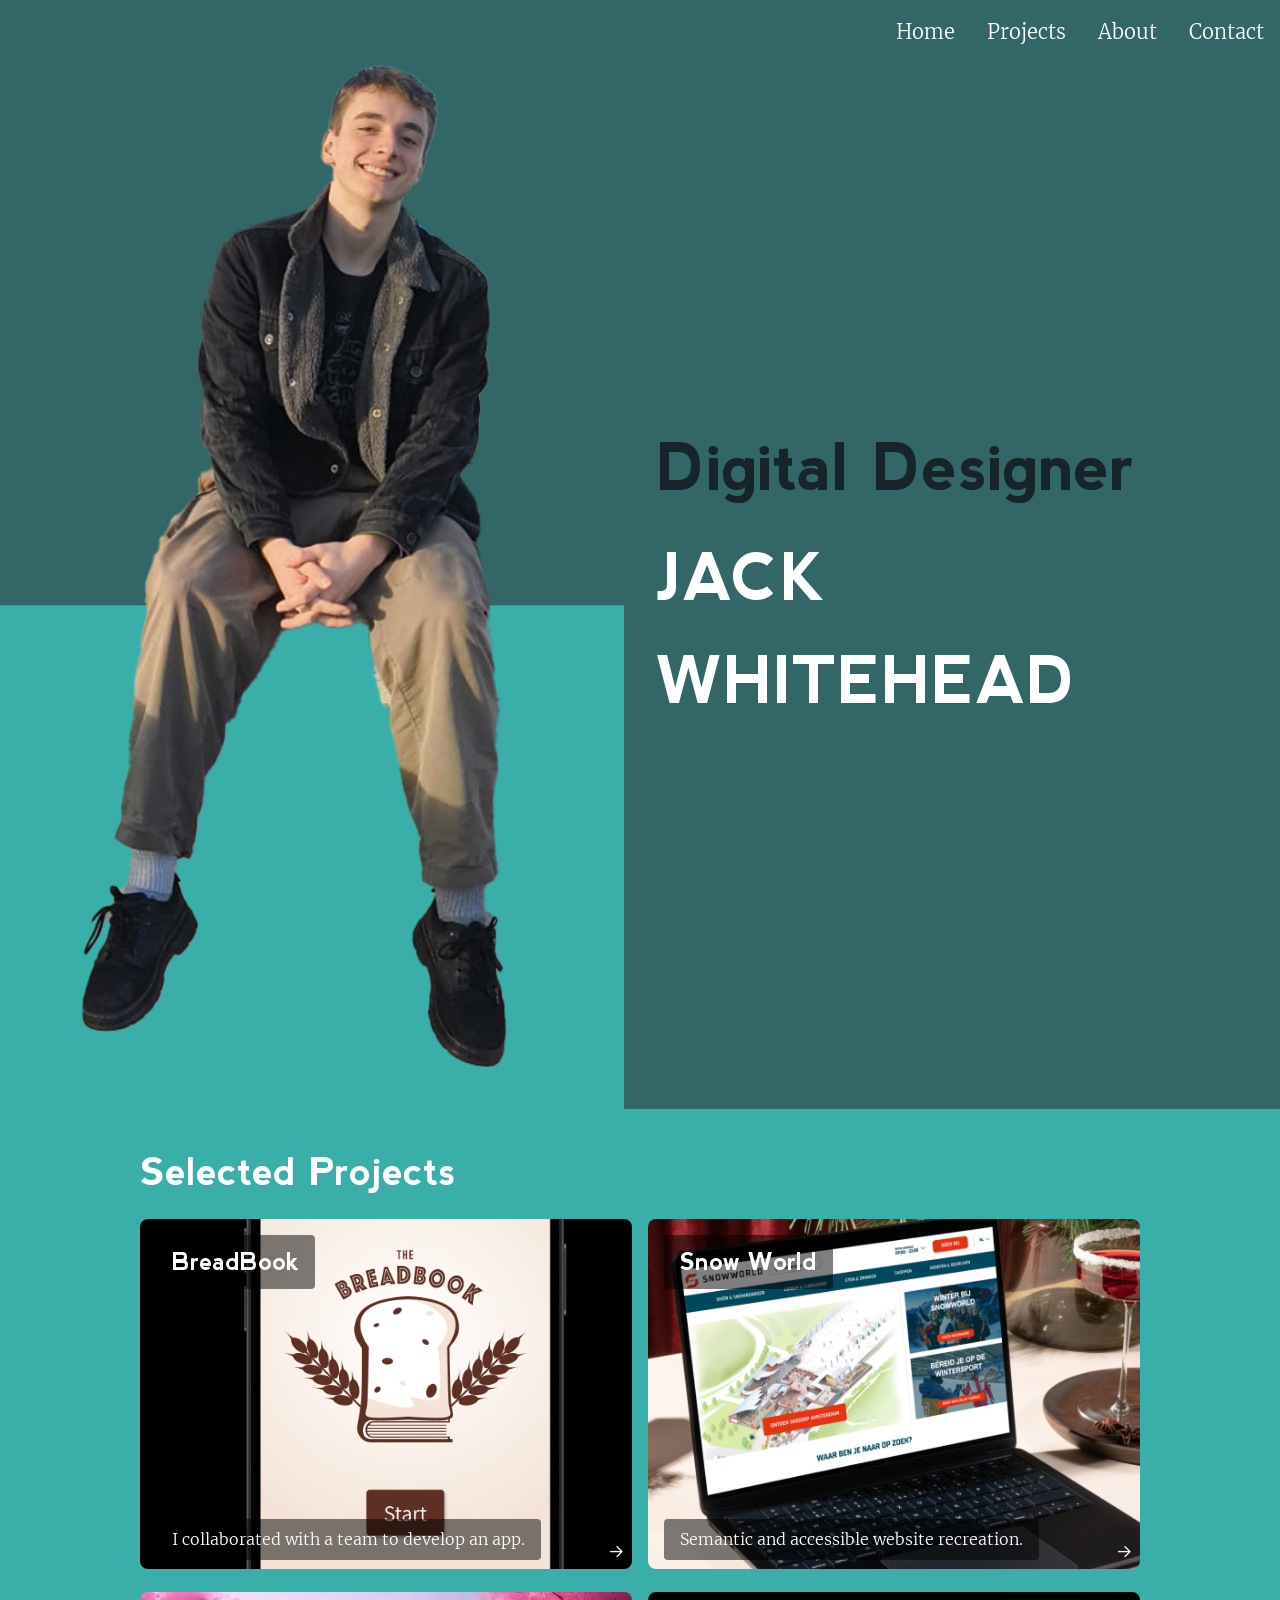
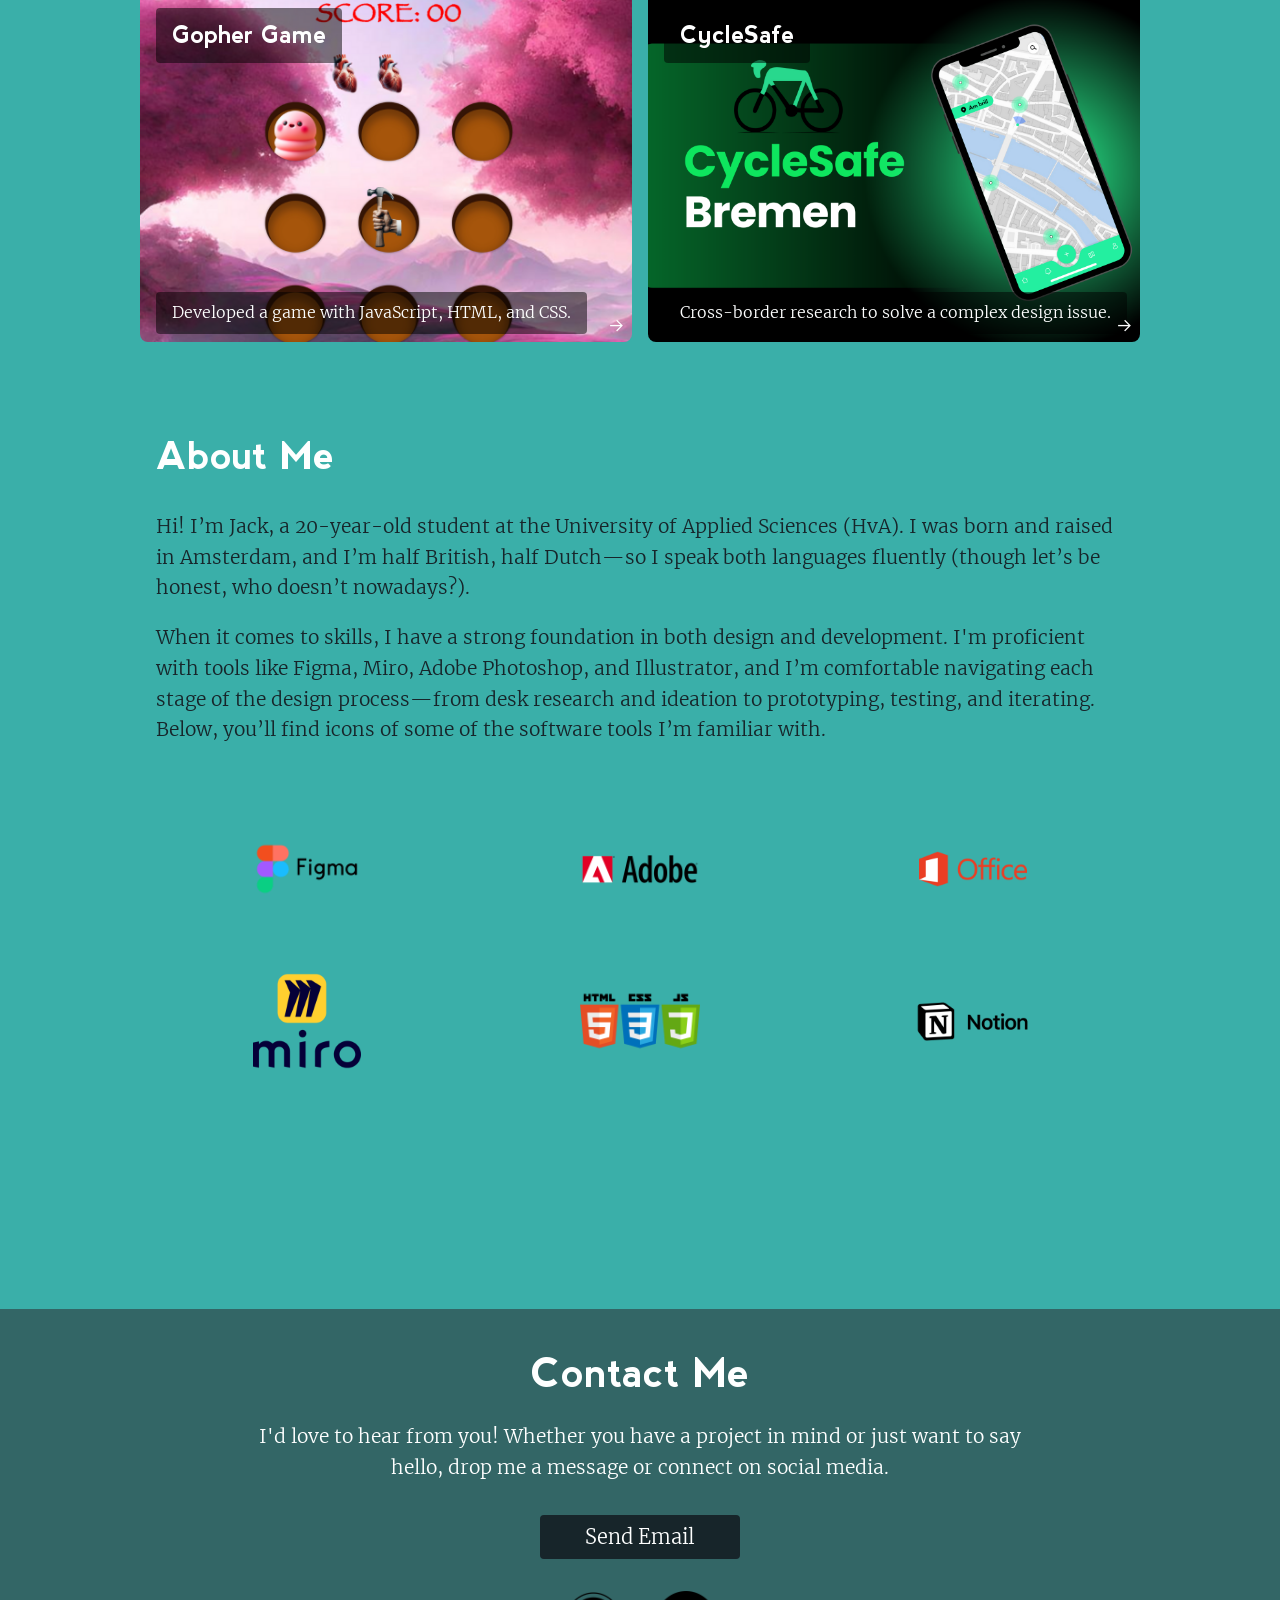
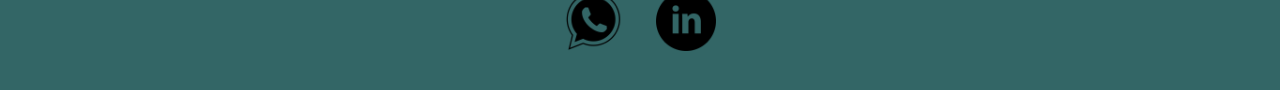
<file: index.html>
<!DOCTYPE html>
<html lang="en">
  <head>
    <meta charset="UTF-8" />
    <meta name="viewport" content="width=device-width, initial-scale=1.0" />
    <title>Jack Whitehead</title>
    <link rel="stylesheet" href="styles/styles.css" />
    <script src="scripts/script.js" defer></script>
    <!-- Favicon -->
    <link rel="icon" type="image/png" sizes="32x32" href="images/favicon/favicon-32x32.png" />
    <link rel="icon" type="image/png" sizes="16x16" href="images/favicon/favicon-16x16.png" />
  </head>
  <body>
    <!-- =======================================================
         Navigation Section
         ======================================================= -->
    <header class="header">
      <button class="menu-toggle" aria-label="Open navigation menu">
        <span class="menu-icon"></span>
      </button>
      <nav class="nav">
        <ul class="nav-list">
          <li><a href="#home" class="nav-link active">Home</a></li>
          <li><a href="#projects" class="nav-link">Projects</a></li>
          <li><a href="#about" class="nav-link">About</a></li>
          <li><a href="#contact" class="nav-link">Contact</a></li>
        </ul>
      </nav>
    </header>

    <!-- =======================================================
         Main Content Sections
         ======================================================= -->
    <main>
      <!-- ---------------------------
           Hero Section
           --------------------------- -->
      <section id="home" class="section-hero">
        <img src="images/jackground.png" alt="Design Work Example" loading="lazy" />
        <h1 class="hero-title">
          <span class="hero-title-top">Digital Designer</span>
          <span class="hero-title-bottom">Jack Whitehead</span>
        </h1>
      </section>

      <!-- ---------------------------
           Projects Carousel Section
           --------------------------- -->
      <section id="projects" class="section projects">
        <h2 class="section-title">Selected Projects</h2>
        <div class="carousel">
          <a href="breadbook.html" class="carousel-slide project-link">
            <h3 class="project-title">BreadBook</h3>
            <img src="images/breadbook.png" alt="BreadBook Project" loading="lazy" />
            <p class="project-description">
              I collaborated with a team to develop an app.
            </p>
          </a>
          <a href="snowworld.html" class="carousel-slide project-link">
            <h3 class="project-title">Snow World</h3>
            <img src="images/snowworld.png" alt="Project Two" loading="lazy" />
            <p class="project-description">
              Semantic and accessible website recreation.
            </p>
          </a>
          <a href="binkyboo.html" class="carousel-slide project-link">
            <h3 class="project-title">Gopher Game</h3>
            <img src="images/binkyboo.png" alt="Project Three" loading="lazy" />
            <p class="project-description">
              Developed a game with JavaScript, HTML, and CSS.
            </p>
          </a>
          <a href="cyclesafe.html" class="carousel-slide project-link">
            <h3 class="project-title">CycleSafe</h3>
            <img src="images/cyclesafe.png" alt="Project Four" loading="lazy" />
            <p class="project-description">
              Cross-border research to solve a complex design issue.
            </p>
          </a>
        </div>
        <div class="carousel-dots">
          <span class="dot active"></span>
          <span class="dot"></span>
          <span class="dot"></span>
          <span class="dot"></span>
        </div>
      </section>

      <!-- ---------------------------
           About Section
           --------------------------- -->
      <section id="about" class="section about">
        <div class="about-content">
          <h2 class="section-title">About Me</h2>
          <p class="about-text">
            Hi! I’m Jack, a 20-year-old student at the University of Applied Sciences (HvA). I was born and raised in Amsterdam, and I’m half British,
            half Dutch—so I speak both languages fluently (though let’s be honest, who doesn’t nowadays?).
          </p>
          <p class="about-text">
            When it comes to skills, I have a strong foundation in both design and development. I'm proficient with tools like Figma, Miro,
            Adobe Photoshop, and Illustrator, and I’m comfortable navigating each stage of the design process—from desk research and
            ideation to prototyping, testing, and iterating. Below, you’ll find icons of some of the software tools I’m familiar with.
          </p>
          <div class="software-icons">
            <img src="images/softwares/figma.png" alt="Software 1" class="icon spin-1" />
            <img src="images/softwares/adobe.png" alt="Software 2" class="icon spin-2" />
            <img src="images/softwares/microsoft.png" alt="Software 3" class="icon spin-3" />
            <img src="images/softwares/miro.png" alt="Software 4" class="icon spin-4" />
            <img src="images/softwares/coding.png" alt="Software 5" class="icon spin-5" />
            <img src="images/softwares/notion.png" alt="Software 6" class="icon spin-6" />
          </div>
        </div>
      </section>

      <!-- ---------------------------
           Contact Section
           --------------------------- -->
      <section id="contact" class="section contact">
        <h2 class="section-title">Contact Me</h2>
        <p class="contact-intro">
          I'd love to hear from you! Whether you have a project in mind or just want to say hello, drop me a message or connect on social media.
        </p>
       <a href="mailto:jack@whitehead.nl" class="contact-btn">Send Email</a>
        <div class="social-icons">
          <a href="https://wa.me/+31657252583" class="social-link whatsapp" target="_blank">
            <img src="images/whatsapp.png" alt="WhatsApp" />
          </a>
          <a href="https://www.linkedin.com/in/jack-whitehead-57075723a" class="social-link linkedin" target="_blank">
            <img src="images/linkedin.png" alt="LinkedIn" />
          </a>
        </div>
      </section>
    </main>
  </body>
</html>
</file>
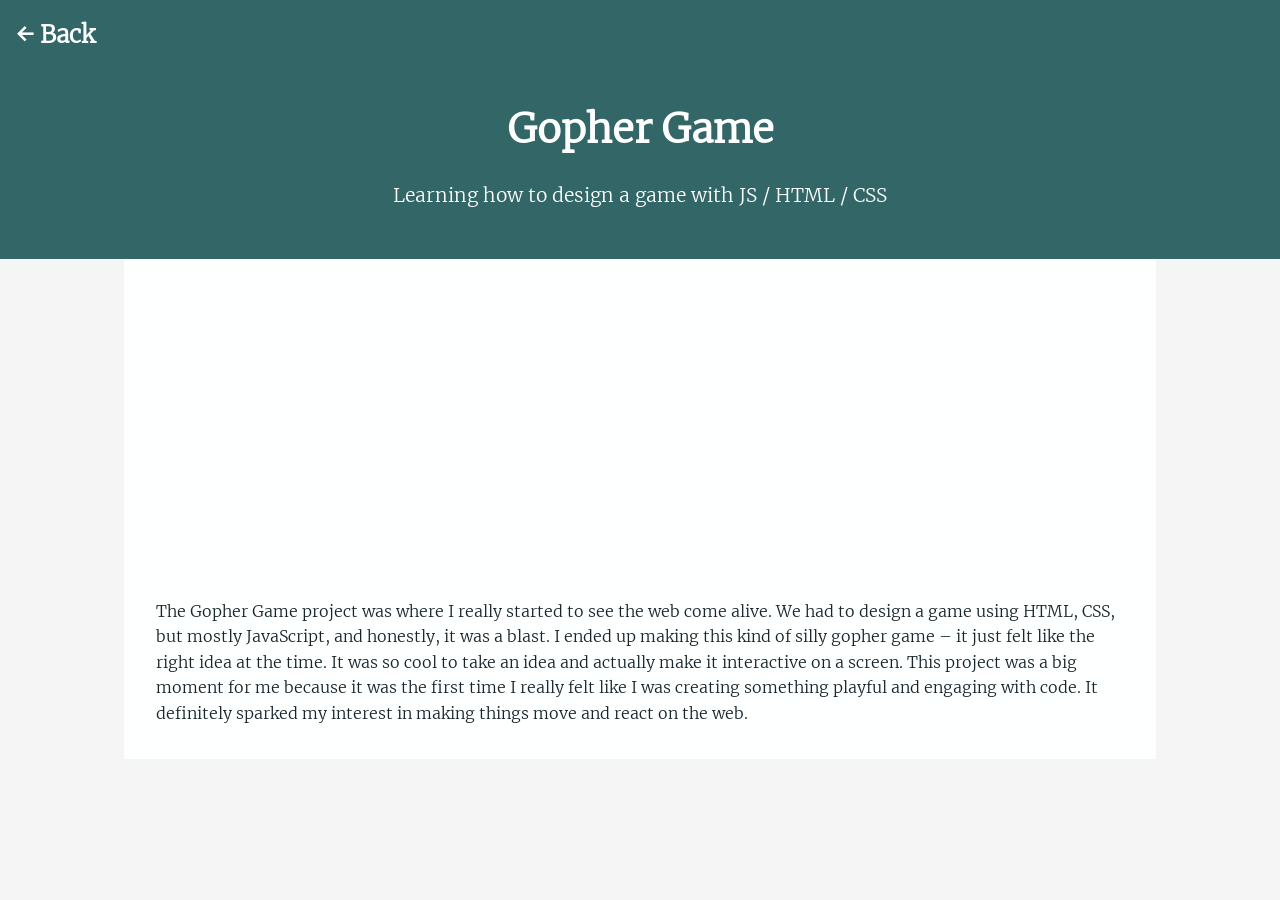
<file: binkyboo.html>
<!DOCTYPE html>
<html lang="en">
<head>
  <meta charset="UTF-8" />
  <meta name="viewport" content="width=device-width, initial-scale=1.0" />
  <title>Gopher Game - Jack Whitehead</title>
  <link rel="stylesheet" href="styles/projectstyles.css">
  <script src="scripts/script.js" defer></script>
  <link rel="icon" type="image/png" sizes="32x32" href="images/favicon/favicon-32x32.png">
  <link rel="icon" type="image/png" sizes="16x16" href="images/favicon/favicon-16x16.png">
</head>
<body>
  <!-- Navigation (same as in index) -->
  <header class="header">
    <a href="index.html" class="back-btn">&#8592; Back</a>
  </header>

  <!-- Project Header -->
  <section class="project-header">
    <h2 class="project-title">Gopher Game</h2>
    <p class="project-subtitle">Learning how to design a game with JS / HTML / CSS</p>
  </section>

  <!-- Project Content -->
  <section class="project-content">
    <video autoplay loop muted playsinline>
      <source src="images/binkyboo/binkyboo.mp4" type="video/mp4">
      Your browser does not support the video tag.
    </video>
    <div class="project-description">
      <p>
        The Gopher Game project was where I really started to see the web come alive. We had to 
        design a game using HTML, CSS, but mostly JavaScript, and honestly, it was a blast. I 
        ended up making this kind of silly gopher game – it just felt like the right idea at 
        the time. It was so cool to take an idea and actually make it interactive on a screen. 
        This project was a big moment for me because it was the first time I really felt like I 
        was creating something playful and engaging with code. It definitely sparked my interest
         in making things move and react on the web.
      </p>
    </div>
  </section>
</body>
</html>
</file>
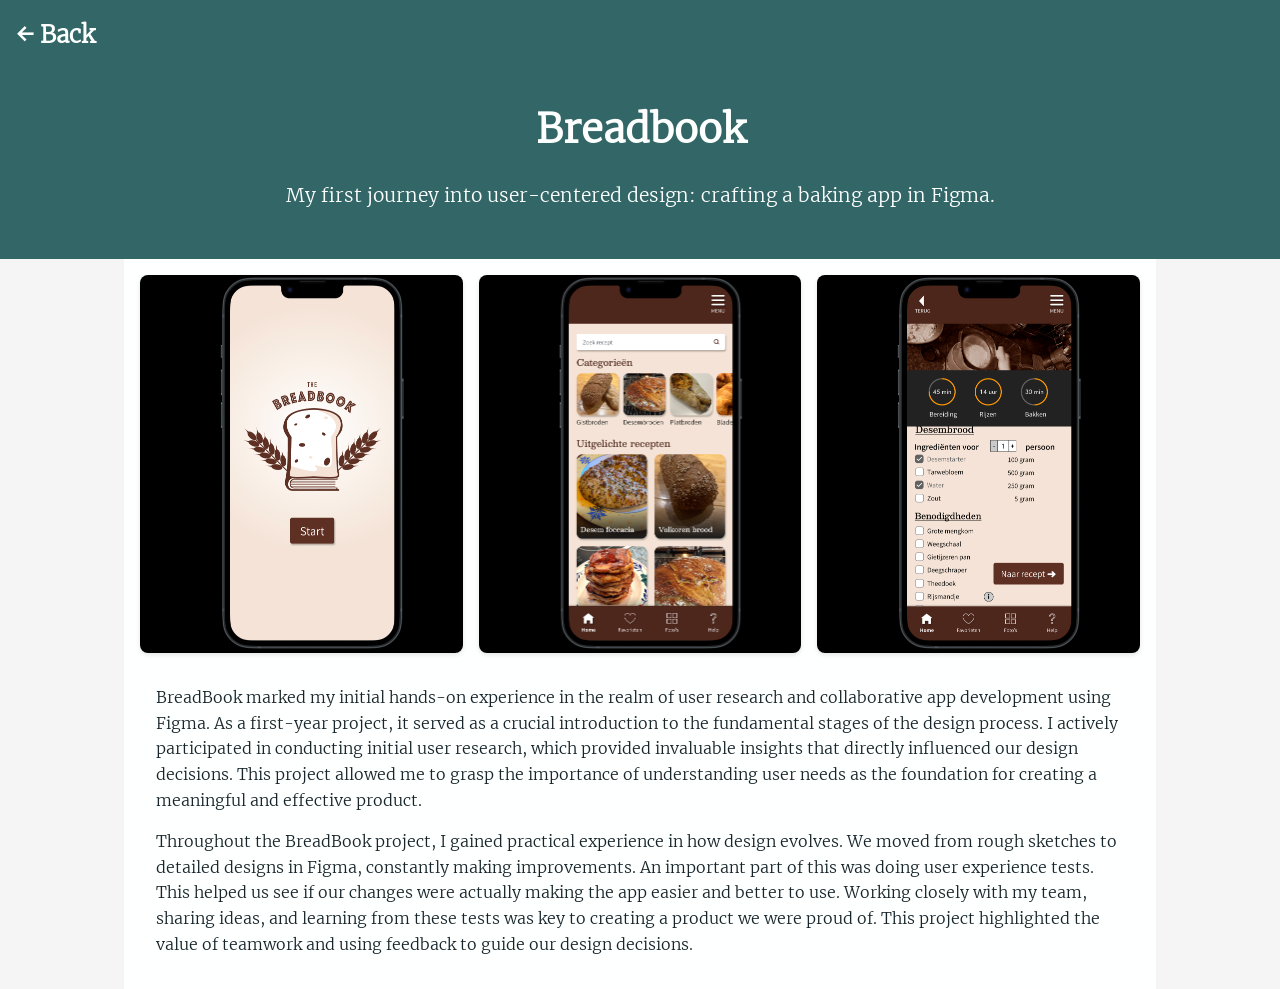
<file: breadbook.html>
<!DOCTYPE html>
<html lang="en">
<head>
  <meta charset="UTF-8" />
  <meta name="viewport" content="width=device-width, initial-scale=1.0" />
  <title>BreadBook - Jack Whitehead</title>
  <link rel="stylesheet" href="styles/projectstyles.css">
  <script src="scripts/script.js" defer></script>
  <link rel="icon" type="image/png" sizes="32x32" href="images/favicon/favicon-32x32.png">
  <link rel="icon" type="image/png" sizes="16x16" href="images/favicon/favicon-16x16.png">
</head>
<body>
  <!-- Navigation (same as in index) -->
  <header class="header">
    <a href="index.html" class="back-btn">&#8592; Back</a>
  </header>

  <!-- Project Header -->
  <section class="project-header">
    <h2 class="project-title">Breadbook</h2>
    <p class="project-subtitle">My first journey into user-centered design: crafting a baking app in Figma.</p>
  </section>

  <!-- Project Content -->
  <section class="project-content">
    <div class="project-images">
      <img src="images/breadbook/breadbook1.png" alt="Project Image 1" />
      <img src="images/breadbook/breadbook2.png" alt="Project Image 2" />
      <img src="images/breadbook/breadbook3.png" alt="Project Image 3" />
    </div>
    <div class="project-description">
      <p>
        BreadBook marked my initial hands-on experience in the realm of user research and 
        collaborative app development using Figma. As a first-year project, it served as a 
        crucial introduction to the fundamental stages of the design process. I actively 
        participated in conducting initial user research, which provided invaluable insights 
        that directly influenced our design decisions. This project allowed me to grasp the 
        importance of understanding user needs as the foundation for creating a meaningful 
        and effective product.
      </p>
      <p>
        Throughout the BreadBook project, I gained practical experience in how design evolves. 
        We moved from rough sketches to detailed designs in Figma, constantly making 
        improvements. An important part of this was doing user experience tests. This helped us 
        see if our changes were actually making the app easier and better to use. Working 
        closely with my team, sharing ideas, and learning from these tests was key to creating a 
        product we were proud of. This project highlighted the value of teamwork and using 
        feedback to guide our design decisions.
      </p>
    </div>
  </section>
</body>
</html>
</file>
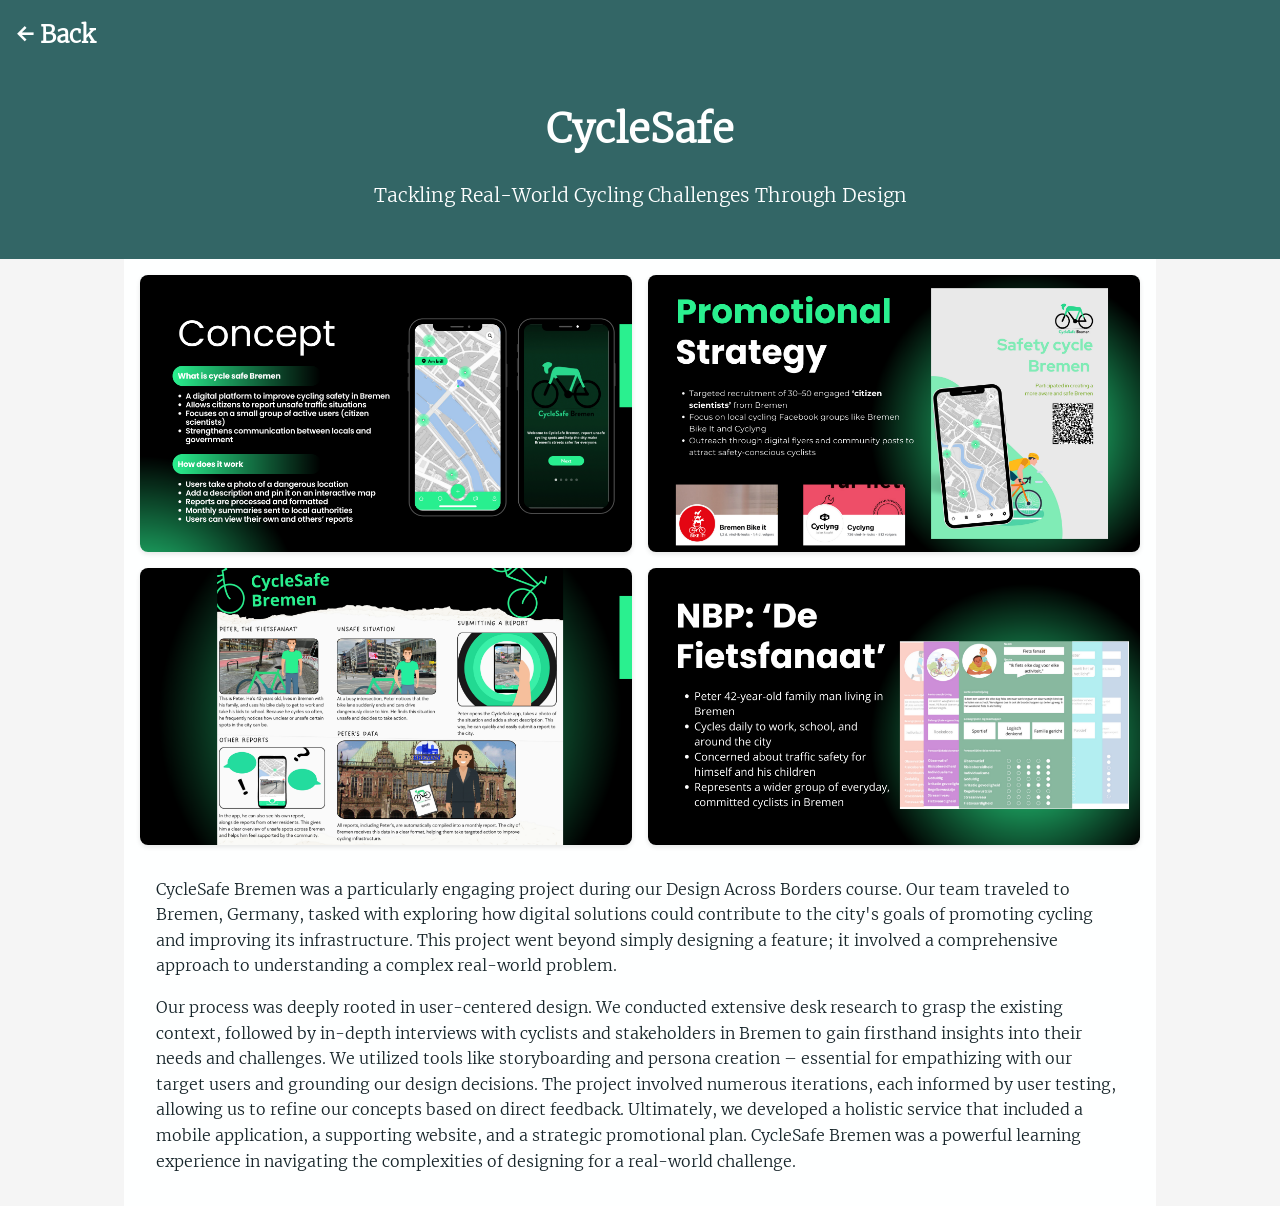
<file: cyclesafe.html>
<!DOCTYPE html>
<html lang="en">
<head>
  <meta charset="UTF-8" />
  <meta name="viewport" content="width=device-width, initial-scale=1.0" />
  <title>CycleSafe - Jack Whitehead</title>
  <link rel="stylesheet" href="styles/projectstyles.css">
  <script src="scripts/script.js" defer></script>
  <link rel="icon" type="image/png" sizes="32x32" href="/images/favicon/favicon-32x32.png">
  <link rel="icon" type="image/png" sizes="16x16" href="/images/favicon/favicon-16x16.png">
</head>
<body class="cyclesafe-project">
  <!-- Navigation (same as in index) -->
  <header class="header">
    <a href="index.html" class="back-btn">&#8592; Back</a>
  </header>

  <!-- Project Header -->
  <section class="project-header">
    <h2 class="project-title">CycleSafe</h2>
    <p class="project-subtitle">Tackling Real-World Cycling Challenges Through Design</p>
  </section>

  <!-- Project Content -->
  <section class="project-content">
    <div class="project-images">
      <img src="images/cyclesafe/concept.png" alt="Project Image 1" />
      <img src="images/cyclesafe/promotional.png" alt="Project Image 2" />
      <img src="images/cyclesafe/storyboard.png" alt="Project Image 3" />
      <img src="images/cyclesafe/persona.png" alt="Project Image 4" />
    </div>
    <div class="project-description">
      <p>
        CycleSafe Bremen was a particularly engaging project during our Design Across Borders 
        course. Our team traveled to Bremen, Germany, tasked with exploring how digital solutions
         could contribute to the city's goals of promoting cycling and improving its 
         infrastructure. This project went beyond simply designing a feature; it involved 
         a comprehensive approach to understanding a complex real-world problem.
      </p>
      <p>
        Our process was deeply rooted in user-centered design. We conducted extensive desk research 
        to grasp the existing context, followed by in-depth interviews with cyclists and stakeholders
       in Bremen to gain firsthand insights into their needs and challenges. We utilized tools like 
       storyboarding and persona creation – essential for empathizing with our target users and 
       grounding our design decisions. The project involved numerous iterations, each informed by 
       user testing, allowing us to refine our concepts based on direct feedback. Ultimately, we 
       developed a holistic service that included a mobile application, a supporting website, and 
       a strategic promotional plan. CycleSafe Bremen was a powerful learning experience in 
       navigating the complexities of designing for a real-world challenge.
      </p>
    </div>
  </section>
</body>
</html>
</file>
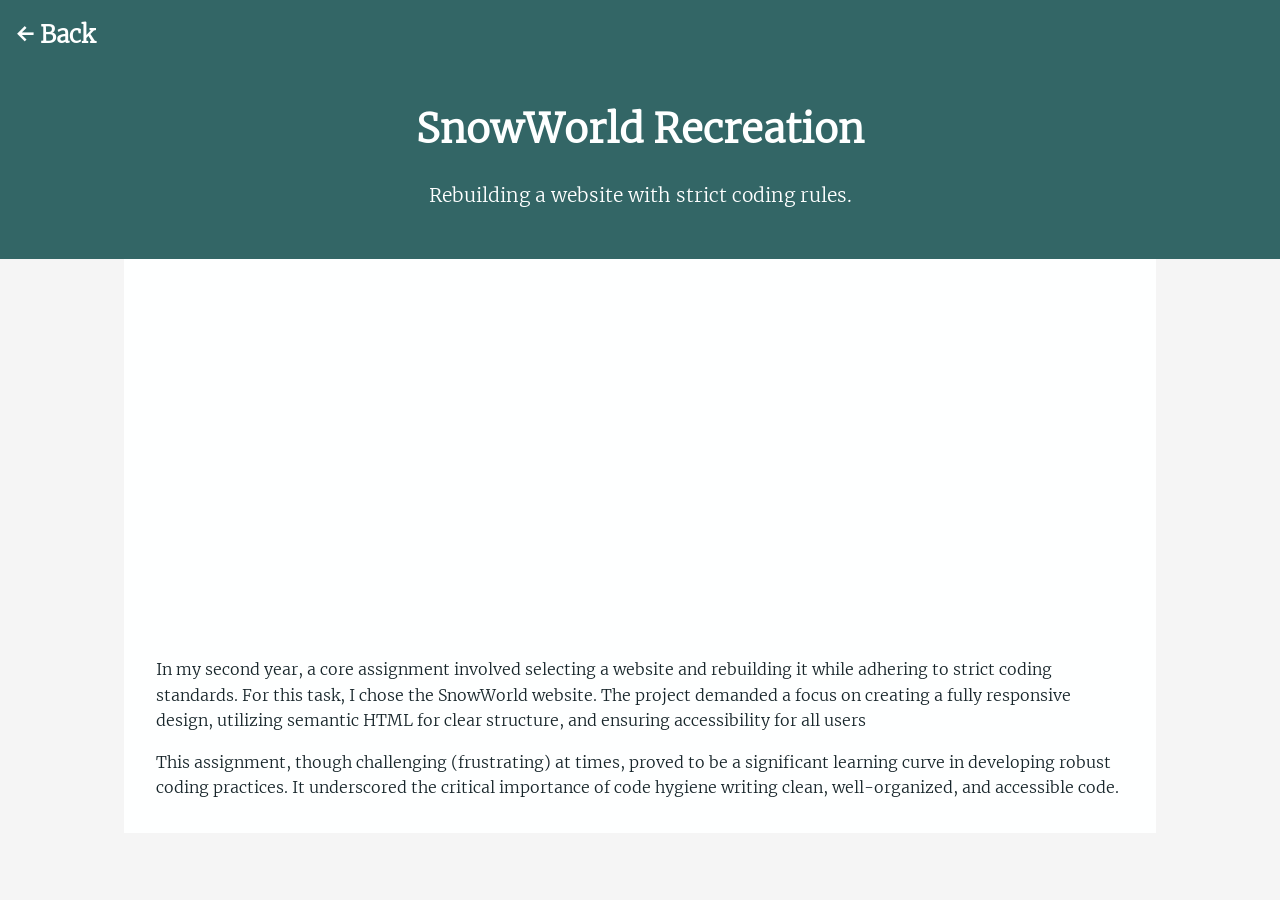
<file: snowworld.html>
<!DOCTYPE html>
<html lang="en">
<head>
  <meta charset="UTF-8" />
  <meta name="viewport" content="width=device-width, initial-scale=1.0" />
  <title>SnowWorld - Jack Whitehead</title>
  <link rel="stylesheet" href="styles/projectstyles.css">
  <script src="scripts/script.js" defer></script>
  <link rel="icon" type="image/png" sizes="32x32" href="images/favicon/favicon-32x32.png">
  <link rel="icon" type="image/png" sizes="16x16" href="images/favicon/favicon-16x16.png">
  <script src="scripts/script.js" defer></script>
</head>
<body>
  <!-- Navigation (same as in index) -->
  <header class="header">
    <a href="index.html" class="back-btn">&#8592; Back</a>
  </header>

  <!-- Project Header -->
  <section class="project-header">
    <h2 class="project-title">SnowWorld Recreation</h2>
    <p class="project-subtitle">Rebuilding a website with strict coding rules.</p>
  </section>

  <!-- Project Content -->
  <section class="project-content">
    <div class="project-images">
      <video autoplay loop muted playsinline>
        <source src="images/snowworld/snowworld.mp4" type="video/mp4">
        Your browser does not support the video tag.
      </video>
    </div>    
    <div class="project-description">
      <p>
        In my second year, a core assignment involved selecting a website and rebuilding it while 
        adhering to strict coding standards. For this task, I chose the SnowWorld website. The project 
        demanded a focus on creating a fully responsive design, utilizing semantic HTML for clear 
        structure, and ensuring accessibility for all users
      </p>
      <p>
        This assignment, though challenging (frustrating) at times, proved to be a significant learning curve 
        in developing robust coding practices. It underscored the critical importance of code hygiene
         writing clean, well-organized, and accessible code. 
      </p>
    </div>
  </section>
</body>
</html>
</file>
<file: styles/styles.css>
@font-face {
    font-family: 'Nevis'; 
    src: url('fonts/nevis.ttf') format('opentype'); 
    font-weight: normal; 
    font-style: normal; 
  }
  
  @font-face {
    font-family: 'MerriThick'; 
    src: url('fonts/merriweather-black.ttf') format('opentype'); 
    font-weight: normal; 
    font-style: normal; 
  }

  @font-face {
    font-family: 'MerriLight'; 
    src: url('fonts/merriweather-light.ttf') format('opentype'); 
    font-weight: normal; 
    font-style: normal; 
  }

:root {
    --text-primary: #17252A;
    --secondary: #336666;
    --background: #3AAFA9;
    --separator: #DEF2F1;
    --white: #FEFFFF;
    --transition: all 0.3s ease;
}

html {
    scroll-behavior: smooth;
}

* {
    margin: 0;
    padding: 0;
    box-sizing: border-box;
}

body {
    font-family: MerriLight ,system-ui, -apple-system, sans-serif;
    line-height: 1.6;
    color: var(--text-primary);
    background-color: var(--secondary);
} 

h1, h2, h3 {
    font-family: 'Nevis', system-ui, sans-serif;
    font-weight: 300;
    margin-bottom: 1.5rem;
}

h1 { font-size: 5vw; }
h2 { font-size: 5vw; }
h3 { font-size: 1em; }
p {font-size: 1em;}

h1, h2 {
    color: var(--white  );
    text-transform: none;
}

/* Header & Navigation */
.header {
    width: 100%;
    padding: 1rem;
}
.menu-toggle {
    display: block;
    background: none;
    border: none;
    cursor: pointer;
    padding: 0.5rem;
    position: absolute;
    right: 1rem;
    top: 1rem;
    z-index: 1001;
}

.menu-icon {
    display: block;
    width: 1.5rem;
    height: 2px;
    background: var(--white);
    position: relative;
    transition: var(--transition);
}

.menu-icon::before,
.menu-icon::after {
    content: '';
    position: absolute;
    width: 100%;
    height: 2px;
    background: var(--white);
    transition: var(--transition);
}

.menu-icon::before { top: -0.5rem; }
.menu-icon::after { top: 0.5rem; }

.nav {
    position: absolute;
    top: 0;
    left: 0;
    width: 100%;
    transform: translateY(-100%);
    transition: var(--transition);
    visibility: hidden; /* Hide it completely */
}

.nav.active {
    transform: translateY(0);
    visibility: visible;
}

.nav-list {
    display: flex;
    flex-direction: column;
    gap: 2rem;
    list-style: none;
    text-align: center;
    padding: 2rem;
    background-color:var(--background);
}

.nav-link {
    text-decoration: none;
    color: var(--white);
    font-size: 1.25rem;
    position: relative;
    transition: var(--transition);
    font-weight: 1;
}

.nav-link:active::after {
    bottom: -0.5rem;
    left: 50%;
    transform: translateX(-50%);
    width: 2rem;
    height: 2px;
    background: var(--secondary);
    transition:none;
}

.nav-link::after {
    content: '';
    position: absolute;
    bottom: -5px;
    left: 0;
    width: 0;
    height: 2px;
    background: var(--secondary);
    transition: var(--transition);
}

.nav-link:hover::after {
    width: 100%;
}

/* Sections */
.section {
    padding: 0 1rem 2rem;
    min-height: 100vh;
    display: flex;
    flex-direction: column;
    background-color: var(--background);
    
}

/* Updated Hero Styles */
/* Hero Section */
.section-hero {
    display: flex;
    align-items: center;
    gap: 2rem;
}

.section-hero img {
    width:50%;
    object-fit: cover;
}

.hero-title {
    width: 50%;
    padding-right: 2rem;
}

/* Existing title styles remain the same */
.hero-title-top {
    color: var(--text-primary);
    display: block;
    margin-bottom: 0.5rem;
}

.hero-title-bottom {
    color: var(--white);
    font-weight: 400;
    text-transform: uppercase;
}


/* Projects Section */
/* Projects Section (Mobile First) */
#projects {
    padding: 2rem 1rem;
  }
  
  .carousel {
    display: flex;
    overflow-x: auto;
    scroll-snap-type: x mandatory;
    -webkit-overflow-scrolling: touch;
    gap: 1rem;
    padding-bottom: 1rem;
  }
  
  /* Hide scrollbars */
  .carousel::-webkit-scrollbar {
    display: none;
  }
  .carousel {
    -ms-overflow-style: none;
    scrollbar-width: none;
  }
  
  /* Each carousel slide is clickable */
  .carousel-slide {
    flex: 0 0 calc(100% - 2rem); /* Full width minus margins */
    scroll-snap-align: center;
    position: relative;
    margin: 0 1rem;
    display: block;
    text-decoration: none;
    color: inherit;
    cursor: pointer;
    transition: transform 0.3s ease;
  }
  
  .carousel-slide:hover {
    transform: scale(1.03);
  }
  
  .carousel-slide img {
    width: 100%;
    height: 75vh;
    border-radius: 0.5em;
    object-fit: cover;
  }
  
  /* Title at the top of the image */
  .project-title {
    position: absolute;
    top: 1rem;
    left: 1rem;
    margin: 0;
    background: rgba(0, 0, 0, 0.5);
    color: var(--white);
    padding: 0.5rem 1rem;
    border-radius: 4px;
  }
  
  /* Description at the bottom of the image */
  .project-description {
    position: absolute;
    bottom: 1rem;
    left: 1rem;
    margin: 0;
    background: rgba(0, 0, 0, 0.5);
    color: var(--white);
    padding: 0.5rem 1rem;
    border-radius: 4px;
  }
  
  /* Navigation Dots (Mobile Only) */
  .carousel-dots {
    text-align: center;
  }
  
  .carousel-dots .dot {
    display: inline-block;
    width: 10px;
    height: 10px;
    background: rgba(255, 255, 255, 0.5);
    border-radius: 50%;
    margin: 0 5px;
    transition: background 0.3s ease;
    cursor: pointer;
  }
  
  .carousel-dots .dot.active {
    background: var(--white);
  }
  
  /* Arrow Icon in the bottom right of each project */
  .carousel-slide::after {
    content: "\2192";  /* Unicode right arrow (→) */
    position: absolute;
    bottom: 1rem;
    right: 1rem;
    font-size: 1.5rem;  /* Adjust size as needed */
    color: var(--white);
    transition: transform 0.3s ease;
  }
  
  .carousel-slide:hover::after,
  .carousel-slide:active::after {
    transform: translateX(5px);
  }

/* Existing about section styles can be preserved if needed, then add: */

/* About Content - Base Mobile Styles */
.about-content {
  padding: 1rem;
}

/* About Text styling */
.about-text {
  font-size: 1em;
  line-height: 1.6;
  margin-bottom: 1rem;
}

/* Software Icons Grid */
.software-icons {
  display: grid;
  gap: 1rem;
  grid-template-columns: repeat(3, 1fr);
  align-items: center;
  justify-items: center;
  margin-top: 2em;
}

/* Icon Styling */
.software-icons .icon {
  width: 80px;  /* adjust as needed for a small icon */
  height: auto;
}

/* Spin Animation */
@keyframes spin {
  from {
    transform: rotate(0deg);
  }
  to {
    transform: rotate(360deg);
  }
}

/* Different spin speeds for each icon */
.spin-1 {
  animation: spin 20s linear infinite;
}

.spin-2 {
  animation: spin 25s linear infinite reverse;
}

.spin-3 {
  animation: spin 30s linear infinite;
}

.spin-4 {
  animation: spin 35s linear infinite reverse;
}

.spin-5 {
  animation: spin 40s linear infinite;
}

.spin-6 {
  animation: spin 45s linear infinite reverse;
}

/* Contact Section (Mobile-First) */
.section.contact {
  padding: 2rem 1rem;
  text-align: center;
  align-items:center;
  background: var(--secondary);
  min-height: 25vh;
}

.section.contact .section-title {
  font-size: 2.5rem;
  margin-bottom: 1rem;
  color: var(--white);
  max-width:1000px;
  text-align: start;
}

.contact-intro {
  font-size: 1.1rem;
  margin-bottom: 2rem;
  color: var(--white);
  max-width:1000px;
  margin-left: auto;
  margin-right: auto;
}

.contact-btn {
  display: inline-block;
  background: var(--text-primary);
  color: var(--white);
  padding: 0.3em 0.5em;
  margin-bottom: 2rem;
  text-decoration: none;
  font-size: 1.25rem;
  width: 10em;
  border-radius: 4px;
  transition: transform 0.3s ease;
}

.contact-btn:hover {
  transform: scale(1.2);
}

.social-icons {
  display: flex;
  justify-content: center;
  gap: 1rem;
}

.social-link img {
  width: 40px;
  height: 40px;
  transition: transform 0.3s ease;
}

.social-link:hover img {
  transform: scale(1.2);
}

/* Desktop Styles */
@media (min-width: 1024px) {
    .carousel-dots {
        display:none;
    }

    h1 { font-size: 2.5rem; }
    h2 { font-size: 2.4rem; }
    h3 { font-size: 1.5rem; }
    p {font-size: 1em;}

    .nav-link:active::after {
        background-color: var(--background)
    }
    .nav-link::after {
        background-color: var(--background);
    }
    .menu-toggle {
        opacity:0;
        visibility:none;
    }

    .nav {
        display:block;
        position: static;
        height: auto;
        transform: none;
        padding-top: 0;
        background: transparent;
        visibility: visible;
        opacity: 1;
    }

    .nav-list {
        flex-direction: row;
        justify-content: flex-end;
        padding: 0;
        background:none;
    }

    .hero-title {
        font-size: 4rem;
    }

    #projects {
      padding: 2rem 1rem;
      display: flex;
      flex-direction: column;
      align-items: center;
    }
    
    /* Section Title (Outside the grid) aligned left */
    #projects .section-title {
      text-align: left;
      width: 100%;
      margin: 0 auto 1rem;
      max-width: 1000px;
    }
    
    /* Convert Carousel to Centered Grid */
    .carousel {
      display: grid;
      grid-template-columns: repeat(2, 1fr);
      gap: 1rem;
      overflow-x: visible;
      max-width: 1000px;
      scroll-snap-type: none;
      margin: 0 auto;
    }
    
    /* Each project link (slide) fills its grid cell */
    .carousel-slide {
      margin: 0;
      width: 100%;
      scroll-snap-align: none;
      flex: none;
      position: relative;
    }
    
    /* Images: Make sure they fill the cell nicely */
    .carousel-slide img {
      width: 100%;
      height: 350px;
      object-fit: cover;
      border-radius: 0.5em;
    }
    
    /* Arrow Icon in project link: reposition and reduce size */
    .carousel-slide::after {
      content: "\2192"; /* Right arrow */
      position: absolute;
      bottom: 0.5rem;
      right: 0.5rem;
      font-size: 1.25rem; /* Slightly smaller */
      color: var(--white);
      transition: transform 0.3s ease;
    }
    
    .carousel-slide:hover::after,
    .carousel-slide:active::after {
      transform: translateX(5px);
    }

      .about-content {
        max-width: 1000px;
        margin: 0 auto;
        margin-bottom: 5em; 
      }

      .about-text {
        font-size: 1.2em;
        margin-bottom: 1em;
      }
      /* You can scale up icons slightly on wider screens */

      .software-icons {
        margin-top: 4em;
        gap: 2em;
      }
      .software-icons .icon {
        width: 120px;
      }

      .contact-intro {
        font-size: 1.2em;
        max-width: 800px; 
      }

      .social-icons {
        display: flex;
        justify-content: center;
        gap: 2rem;
      }
      
      .social-link img {
        width: 60px;
        height: 60px;
        transition: transform 0.3s ease;
      }
      
      .social-link:hover img {
        transform: scale(1.2);
      }
    
}

/* Animations and Utilities */
@keyframes fadeIn {
    from { opacity: 0; transform: translateY(20px); }
    to { opacity: 1; transform: translateY(0); }
}

.section > * {
    animation: fadeIn 0.6s ease forwards;
}

.menu-toggle.active .menu-icon {
    background: transparent;
}

.menu-toggle.active .menu-icon::before {
    transform: rotate(45deg) translate(0.35rem, 0.35rem);
}

.menu-toggle.active .menu-icon::after {
    transform: rotate(-45deg) translate(0.35rem, -0.35rem);
}
</file>
<file: styles/projectstyles.css>
@font-face {
  font-family: 'Nevis'; 
  src: url('fonts/nevis.ttf') format('opentype'); 
  font-weight: normal; 
  font-style: normal; 
}

@font-face {
  font-family: 'MerriThick'; 
  src: url('fonts/merriweather-black.ttf') format('opentype'); 
  font-weight: normal; 
  font-style: normal; 
}

@font-face {
  font-family: 'MerriLight'; 
  src: url('fonts/merriweather-light.ttf') format('opentype'); 
  font-weight: normal; 
  font-style: normal; 
}

:root {
    --text-primary: #17252A;
    --secondary: #336666;
    --background: #3AAFA9;
    --separator: #DEF2F1;
    --white: #FEFFFF;
    --transition: all 0.3s ease;
  }
  
  body {
    margin: 0;
    padding: 0;
    font-family: 'MerriLight', system-ui, sans-serif;
    line-height: 1.6;
    color: var(--text-primary);
    background-color: #F5F5F5;
  }
  
  a {
    text-decoration: none;
    color: inherit;
  }
  
  /* Header with Back Button */
  .header {
    position: relative;
    padding: 1rem;
    background: var(--secondary);
    text-align: center;
    color: var(--white);
  }
  
  /* Back Button Style */
  .back-btn {
    position: absolute;
    top: 1rem;
    left: 1rem;
    color: var(--white);
    font-size: 1.5rem;
    font-weight: bold;
    text-decoration: none;
    transition: transform 0.3s ease;
  }
  
  .back-btn:hover {
    transform: translateX(-5px);
  }
  
  /* Project Header */
  .project-header {
    padding: 2rem 1rem;
    text-align: center;
    background: var(--secondary);
  }
  
  .project-header .project-title {
    font-size: 2.5rem;
    margin-bottom: 0.5rem;
    color: var(--white);
  }
  
  .project-header .project-subtitle {
    font-size: 1.2rem;
    margin-bottom: 1rem;
    color: var(--white);
  }
  
  /* Project Content */
  .project-content {
    padding: 1rem;
    max-width: 1000px;
    margin: 0 auto;
    background: var(--white);
  }
  
  .project-images {
    display: grid;
    gap: 1rem;
    grid-template-columns: repeat(auto-fit, minmax(250px, 1fr));
    margin-bottom: 2rem;
  }
  
  .project-images img {
    width: 100%;
    border-radius: 8px;
    object-fit: cover;
    box-shadow: 0 2px 5px rgba(0, 0, 0, 0.1);
    transition: transform 0.3s ease, box-shadow 0.3s ease;
  }
  
  .project-images img:hover {
    transform: scale(1.02);
    box-shadow: 0 4px 10px rgba(0, 0, 0, 0.2);
  }
  
  
  .project-description {
    font-size: 1rem;
    line-height: 1.6;
    padding: 0 1rem;
  }
  
  .project-description p {
    margin-bottom: 1rem;
  }

  .project-content video {
    width: 100%;           /* Full width of its container */
    height: auto;          /* Maintain aspect ratio */
    max-height: 300px;     /* Limit its height on mobile screens */
    border-radius: 8px;
    object-fit: cover;
  }
  
  /* Footer */
  .footer {
    padding: 1rem;
    text-align: center;
    background: var(--secondary);
    color: var(--white);
    margin-top: 2rem;
  }
  
  /* Responsive Desktop Adjustments */
  @media (min-width: 768px) {
    .project-images {
      justify-content: space-between;
    }

    .project-images video {
      max-height: 350px;
    }
    .cyclesafe-project .project-images {
      display: grid;
      gap: 1rem;
      grid-template-columns: repeat(2, 1fr);
      justify-items: center;
    }
    
  }
</file>
